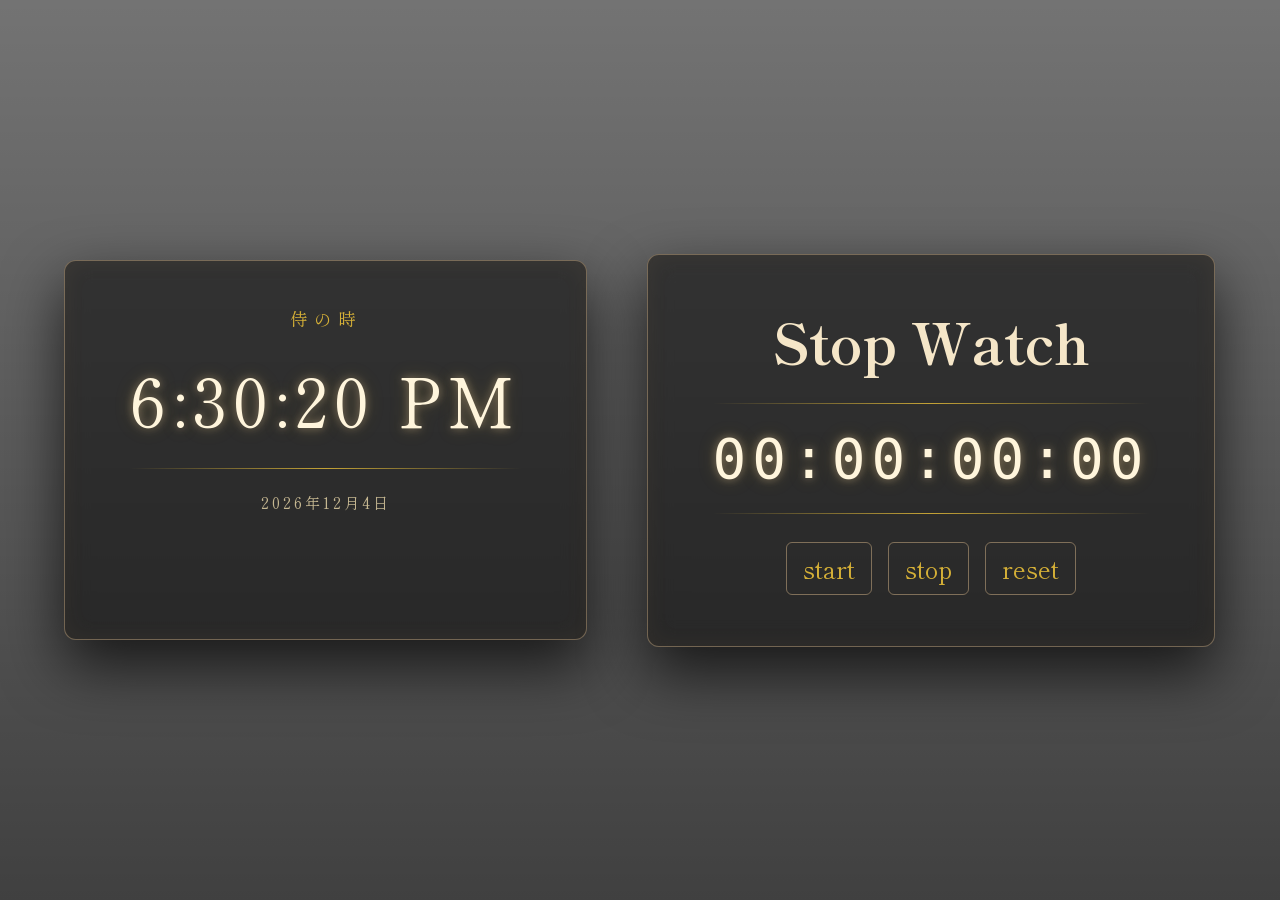
<file: dilip alarm clockl/index.html>
<!DOCTYPE html>
<html lang="en">
<head>
  <meta charset="UTF-8">
  <title>Samurai Clock</title>

  <!-- Japanese-style font -->
  <link href="https://fonts.googleapis.com/css2?family=Shippori+Mincho+B1&display=swap" rel="stylesheet">

  <link rel="stylesheet" href="style.css">
</head>
<body>

  <div class="maincontainer">

    <!-- CLOCK -->
    <div class="clock-container">
      <div class="kanji">侍の時</div>
      <div class="time" id="time">00:00:00</div>
      <div class="divider"></div>
      <div class="date" id="date">---</div>
    </div>

    <!-- STOPWATCH -->
    <div class="stpbody">
      <div id="stpcont">
         <h1 id="H1">Stop Watch</h1>
         <div class="divider"></div>
        <div id="display">00:00:00:00</div>
        <div class="divider"></div>

        <div id="control">
          <button id="start">start</button>
          <button id="stop">stop</button>
          <button id="reset">reset</button>
        </div>
      </div>
    </div>

  </div>

  <script src="script.js"></script>
</body>
</html>
</file>
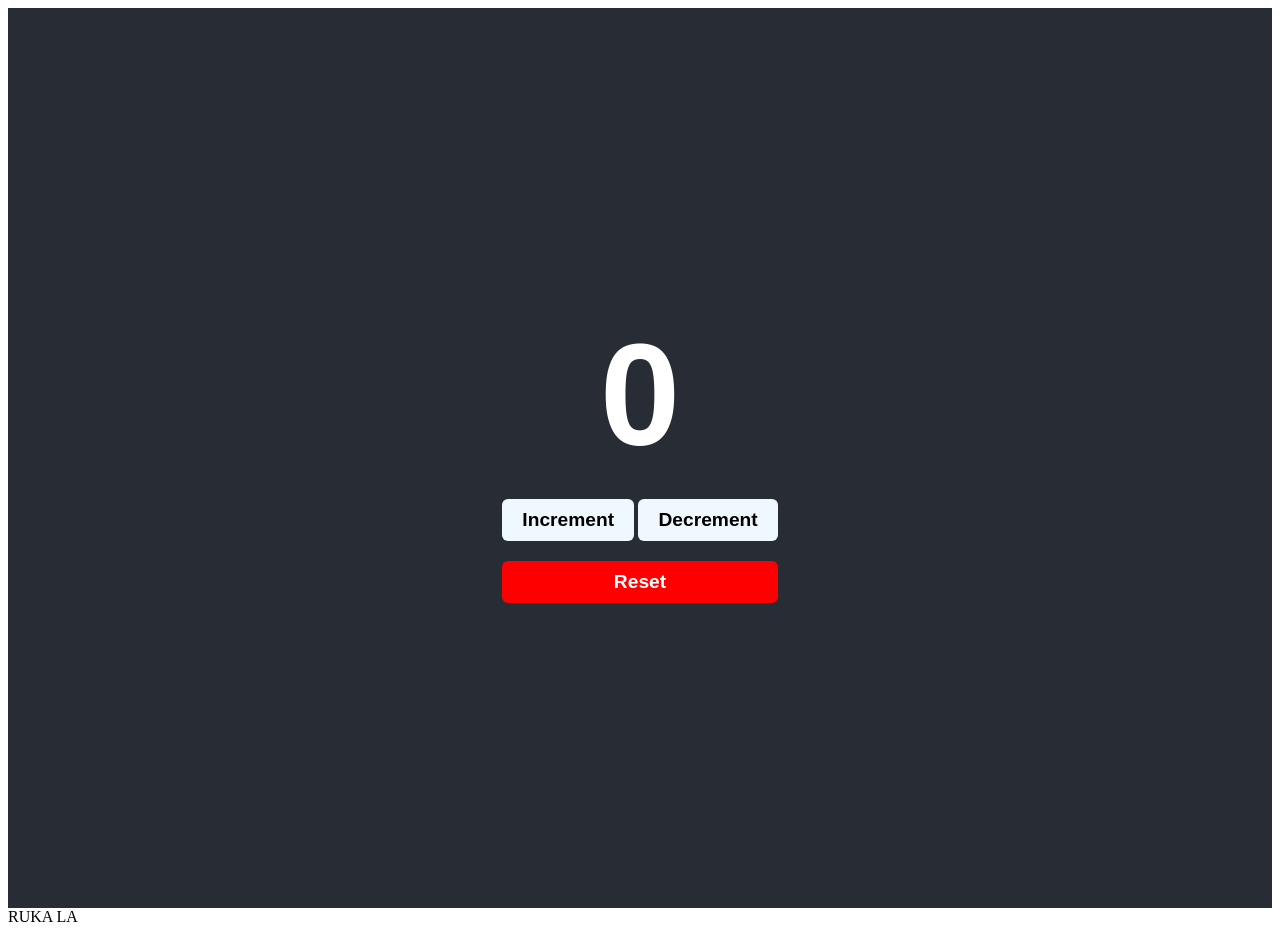
<file: project/index.html>
<!doctype html>
<html lang="en">
  <head>
    <meta charset="UTF-8" />
    <meta name="viewport" content="width=device-width, initial-scale=1.0" />
    <title>Document</title>
    <style>
      main {
        display: flex;
        flex-direction: column;
        align-items: center;
        justify-content: center;
        height: 100vh;
        gap: 20px;
        background-color: #282c34;
        color: white;
        font-family: Arial, sans-serif;
      }
      .value {
        font-size: 9rem;
        font-weight: bold;
      }
      .buttons {
        display: flex;
        gap: 20px;
        align-items: center;
        justify-content: center;
        flex-direction: column;
      }
      button {
        padding: 10px 20px;
        font-size: 1.2rem;
        cursor: pointer;
        background-color: aliceblue;
        border: none;
        border-radius: 6px;
        font-weight: bold;
        transition: background-color 0.3s;
      }
      button:hover {
        background-color: #d4e2e9;
      }
      .Reset {
        background-color: red;
        color: white;
        width: 100%;
      }
      .Reset:hover {
        background-color: darkred;
      }
    </style>
  </head>

  <body>
    <main>
      <div class="value">0</div>
      <div class="buttons">
        <div>
          <button class="Increment">Increment</button>
          <button class="Decrement">Decrement</button>
        </div>
        <button class="Reset">Reset</button>
      </div>
    </main>
    <script>
      // Selecting elements
      const valueEl = document.querySelector(".value");
      const incrementBtn = document.querySelector(".Increment");
      const decrementBtn = document.querySelector(".Decrement");
      const resetBtn = document.querySelector(".Reset");
      let counter = 0;
      // Update display function
      function updateDisplay() {
        valueEl.textContent = counter;
      }
      // Event listeners
      incrementBtn.addEventListener("click", () => {
        counter++;
        updateDisplay();
      });

      decrementBtn.addEventListener("click", () => {
        counter--;
        updateDisplay();
      });

      resetBtn.addEventListener("click", () => {
        counter = 0;
        updateDisplay();
      });
    </script>
  </body>
</html>



RUKA LA
</file>
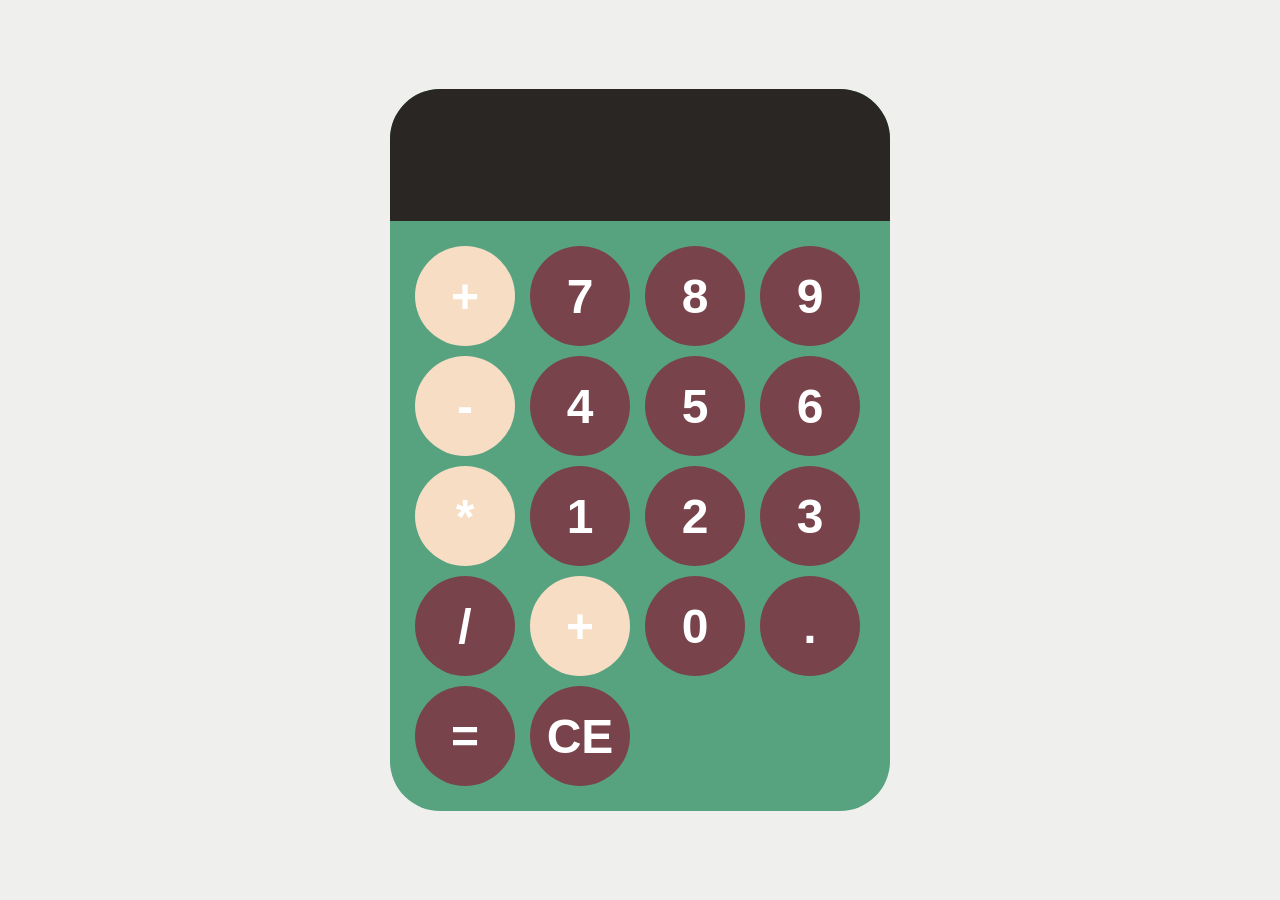
<file: student-project/dilipcalculator/index.html>
<!DOCTYPE html>
<html lang="en">
<head>
    <meta charset="UTF-8">
    <meta name="viewport" content="width=device-width, initial-scale=1.0">
    <title>Document</title>
    <link rel="stylesheet" href="style.css">
</head>
<body>
    <main>
        <div class="body-cal">
            
                <input type="text" readonly id="display">
            
            <div id="button">
                <button onclick="appendToDisplay('+')" class="operator-btn">+</button>
                <button onclick="appendToDisplay('7')">7</button>
                <button onclick="appendToDisplay('8')">8</button>
                <button onclick="appendToDisplay('9')">9</button>
                <button onclick="appendToDisplay('-')" class="operator-btn">-</button>
                <button onclick="appendToDisplay('4')">4</button>
                <button onclick="appendToDisplay('5')">5</button>
                <button onclick="appendToDisplay('6')">6</button>
                <button onclick="appendToDisplay('*')" class="operator-btn">*</button>
                <button onclick="appendToDisplay('1')">1</button>
                <button onclick="appendToDisplay('2')">2</button>
                <button onclick="appendToDisplay('3')">3</button>
                <button onclick="appendToDisplay('/')">/</button>
                <button onclick="appendToDisplay('+')" class="operator-btn">+</button>
                <button onclick="appendToDisplay('0')">0</button>
                <button onclick="appendToDisplay('.')">.</button>
                <button onclick="calculate('=')">=</button>
                <button onclick="clearDisplay()">CE</button>

            </div>

        </div>
    </main>
    <script src="script.js"></script>
</body>
</html>
</file>
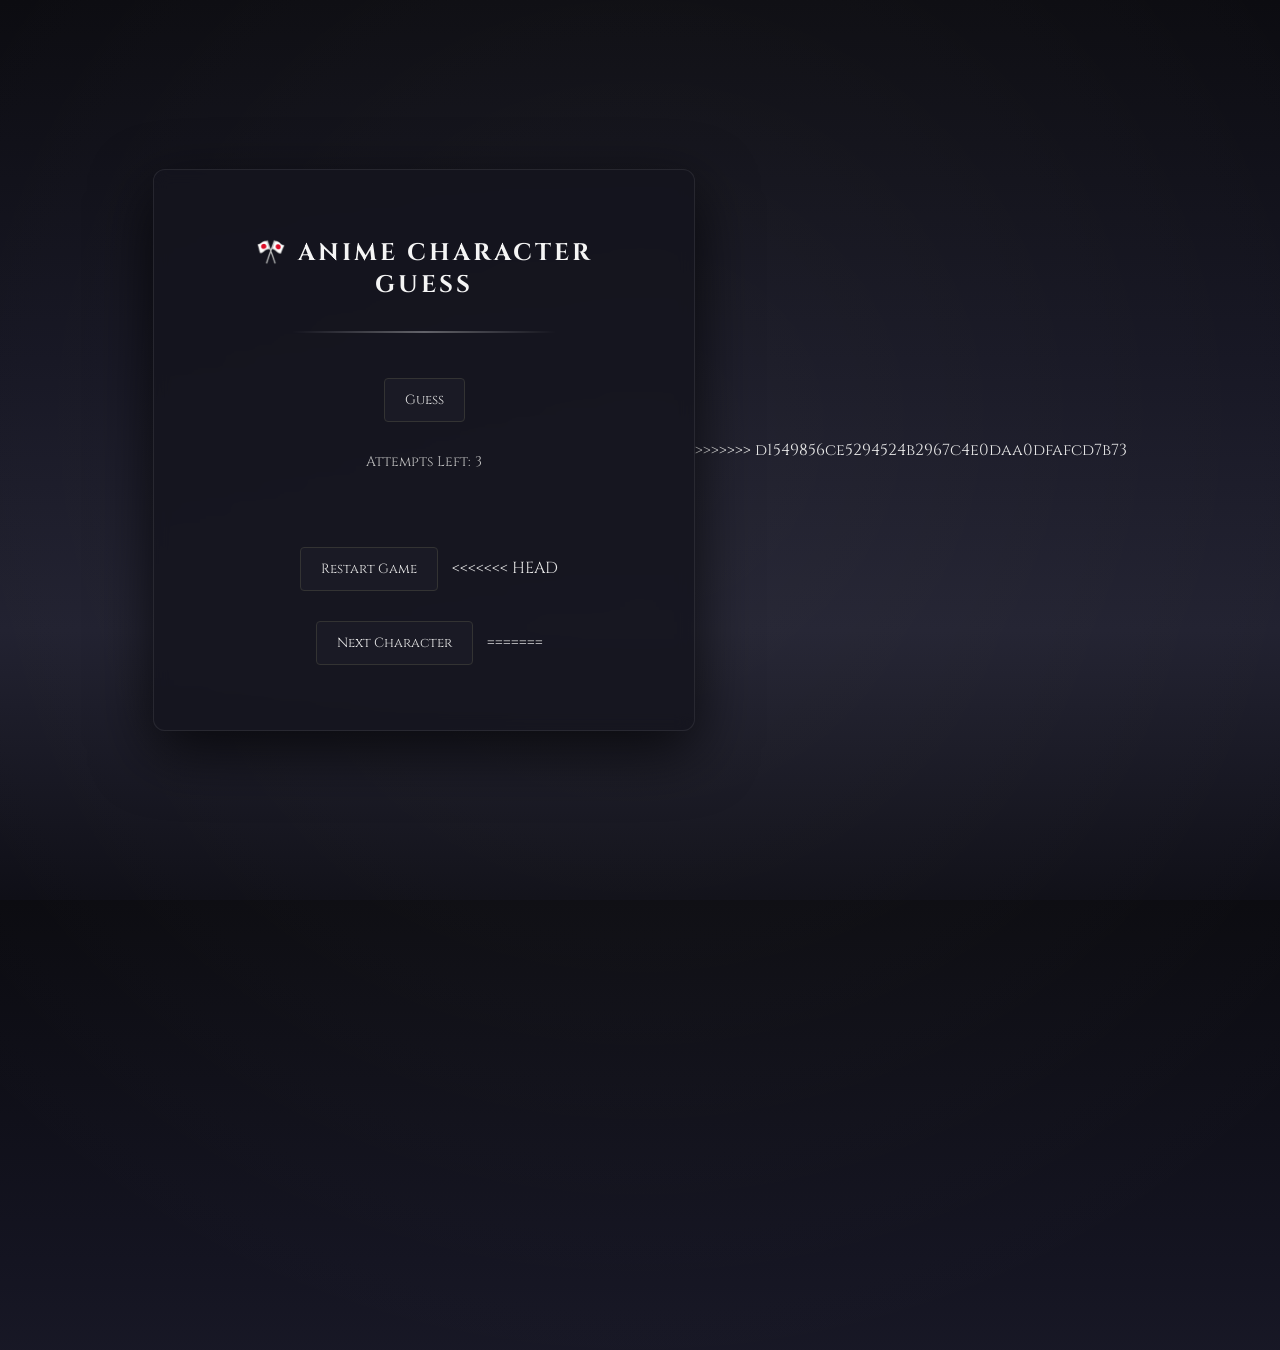
<file: student-project/dilip jarka/anim guesing game/index.html>
<!doctype html>
<html lang="en">
  <head>
    <meta charset="UTF-8" />
    <title>Anime Guess Game</title>
    <link rel="stylesheet" href="style.css" />
  </head>
  <body>
    <div class="overlay">
      <div class="game-box">
        <h1>🎌 Anime Character Guess</h1>

        <div id="wordDisplay" class="word"></div>

        <button id="guessBtn">Guess</button>

        <p class="attempts">Attempts Left: <span id="attemptCount">3</span></p>
        <p id="message"></p>

        <button id="restartBtn" class="restart">Restart Game</button>
<<<<<<< HEAD
        <button id="NextBtn" class="next">Next Character</button>
=======
      </div>
>>>>>>> d1549856ce5294524b2967c4e0daa0dfafcd7b73
    </div>

    <script src="script.js"></script>
  </body>
</html>
</file>
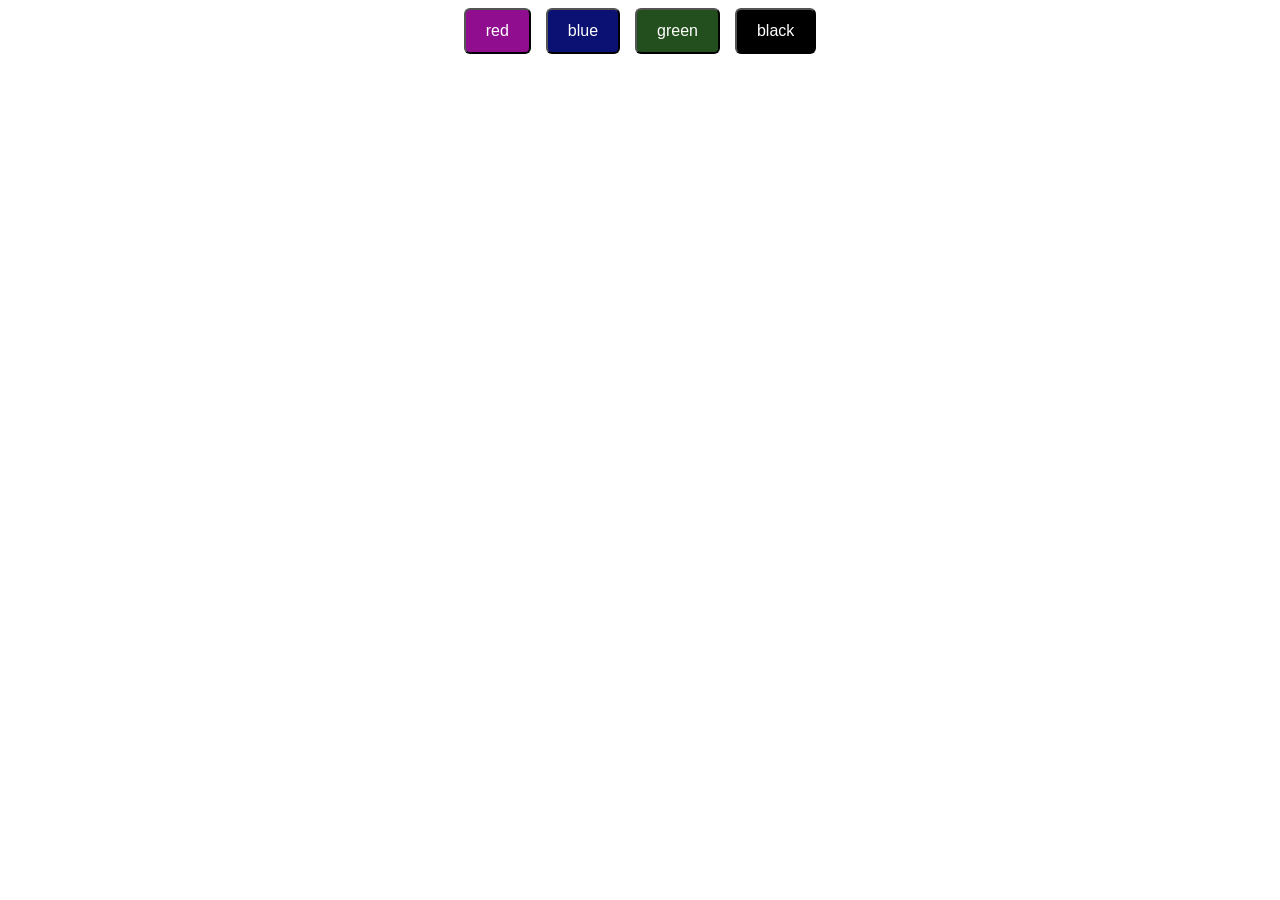
<file: advance/card.html>
<!doctype html>
<html lang="en">
  <head>
    <meta charset="UTF-8" />
    <meta name="viewport" content="width=device-width, initial-scale=1.0" />
    <title>Document</title>
    <style>
      .container {
        display: flex;
        justify-content: center;
        gap: 15px;
        align-items: center;
      }

      button {
        padding: 12px 20px;
        font-size: 16px;
        justify-content: center;
        align-items: center;
        gap: 10px;
        cursor: pointer;
        margin: 0;
        border-radius: 6px;
      }
      .red {
        background-color: #900d90;
        color: white;
      }
      .blue {
        background-color: #0a1172;
        color: white;
      }
      .black {
        background-color: black;
        color: white;
      }
      .green {
        background-color: #234f1e;
        color: white;
      }
    </style>
  </head>

  <body>
    <div class="container">
      <button class="red" bg-color="red">red</button>
      <button class="blue" bg-color="#0a1172">blue</button>
      <button class="green" bg-color="#234f1e">green</button>
      <button class="black" bg-color="black">black</button>
    </div>
    <script>
      let buttons = document.querySelectorAll("button");
      buttons.forEach((button) => {
        button.addEventListener("click", () => {
          let color = button.getAttribute("bg-color");
          document.body.style.backgroundColor = color;
        });
      });
    </script>
  </body>
</html>
</file>
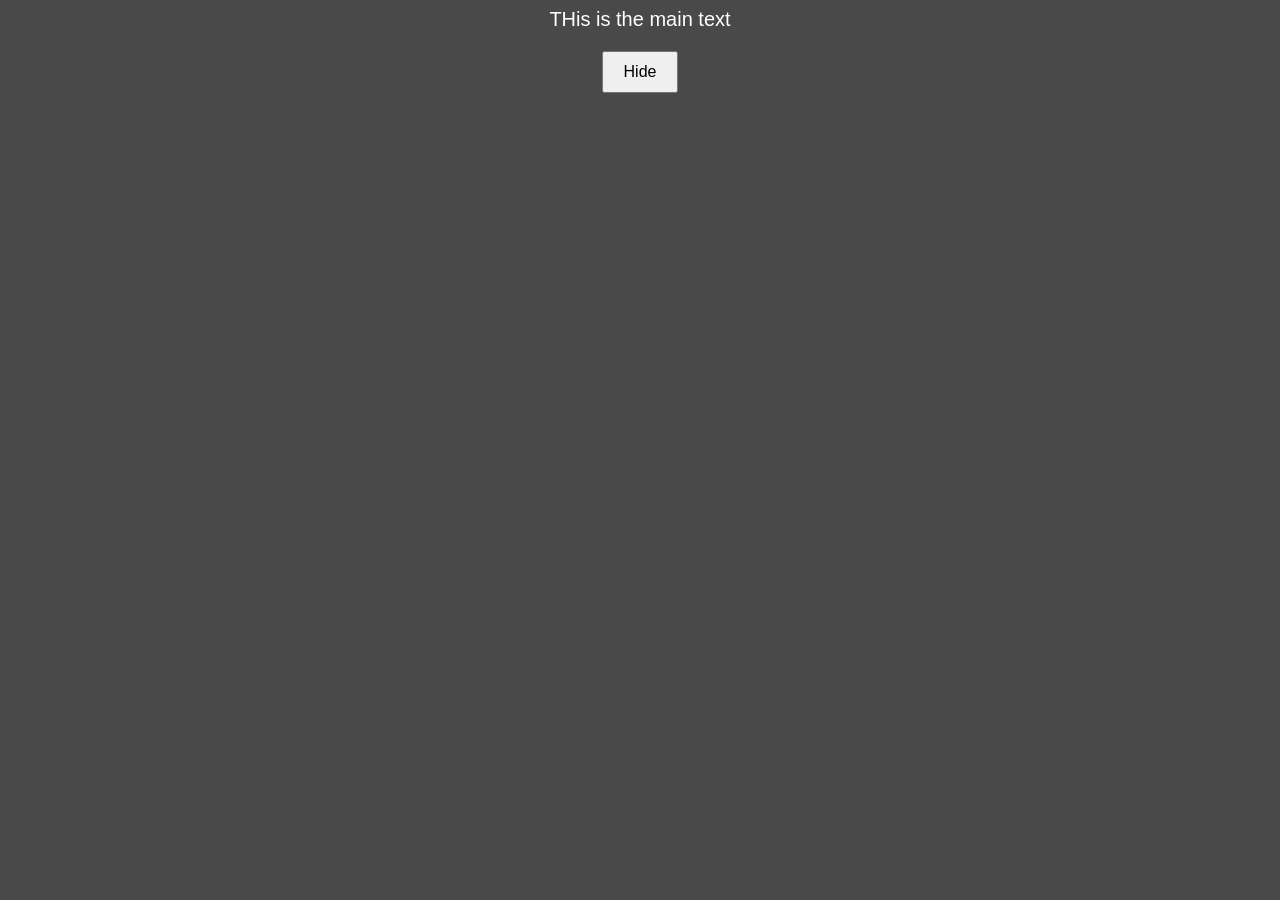
<file: advance/Dom.html>
<!doctype html>
<html lang="en">
  <head>
    <meta charset="UTF-8" />
    <title>DOM Manipulation</title>
    <style>
      .bro {
        display: none;
      }
      body {
        font-family: Arial, sans-serif;
        background-color: #494949;
        color: white;
      }
      .main,
      body {
        display: flex;
        flex-direction: column;
        align-items: center;
        justify-content: center;
      }
      button {
        padding: 10px 20px;
        font-size: 16px;
        margin-top: 20px;
        cursor: pointer;
      }
      .text {
        font-size: 20px;
      }
    </style>
  </head>
  <body>
    <div class="main">
      <div class="text">THis is the main text</div>
      <button>Hide</button>

      
    </div>
  </body>
  <script>
    const buttons = document.querySelector("button");
    const text = document.querySelector(".text");

    buttons.addEventListener("click", () => {
      text.classList.toggle("bro");
      if (text.classList.contains("bro")) {
        buttons.textContent = "show";
      } else {
        buttons.textContent = "hide";
      }
    });
  </script>
</html>
</file>
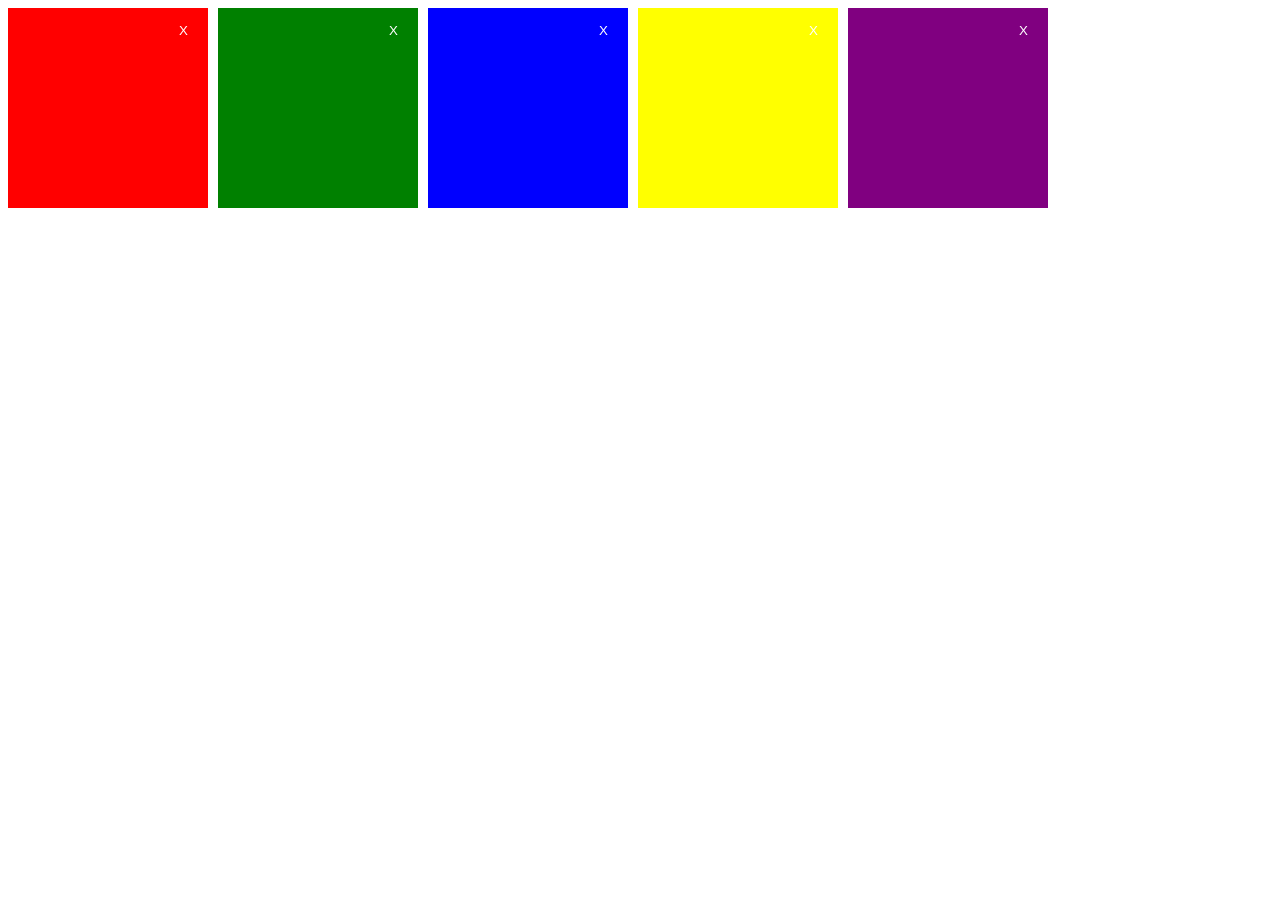
<file: advance/img.html>
<!DOCTYPE html>
<html lang="en">
<head>
    <meta charset="UTF-8">
    <meta name="viewport" content="width=device-width, initial-scale=1.0">
    <title>color</title>
    <style>
        .container4{
            display: flex;
            gap: 10px;
        }
        .container4 div{
            position: relative;
        }
        .button{
            position: absolute;
            top: 10px;
            right: 10px;
            padding: 5px 10px;
            background-color: transparent;
            border: none;
            cursor: pointer;
            color: #fff;
        }
    </style>
</head>
<body>
    <div class="container4">
       
    </div>
</body>
<script>
    const container4 = document.querySelector(".container4");

    const colors = ["red", "green", "blue", "yellow", "purple"];
    colors.forEach(color => {
            const Elemnet= document.createElement("div");
    Elemnet.style.width = "200px";
    Elemnet.style.height = "200px";
    Elemnet.classList.add("color-box");
    const button = document.createElement("button");
    button.textContent = "X";
    button.classList.add("button");
    Elemnet.appendChild(button);
        Elemnet.style.backgroundColor = color;
        container4.appendChild(Elemnet);
    });
container4.addEventListener("click", (e) => {
if(e.target.classList.contains("button")){
    e.target.parentElement.remove();

}})
const buttons = document.querySelector(".button");
buttons.addEventListener("click", (e) => {
    console.log("Button clicked");
},true)
const colorBox = document.querySelector(".color-box");
colorBox.addEventListener("click", (e) => {
    console.log("Color box clicked");
},true)


</script>
</html>
</file>
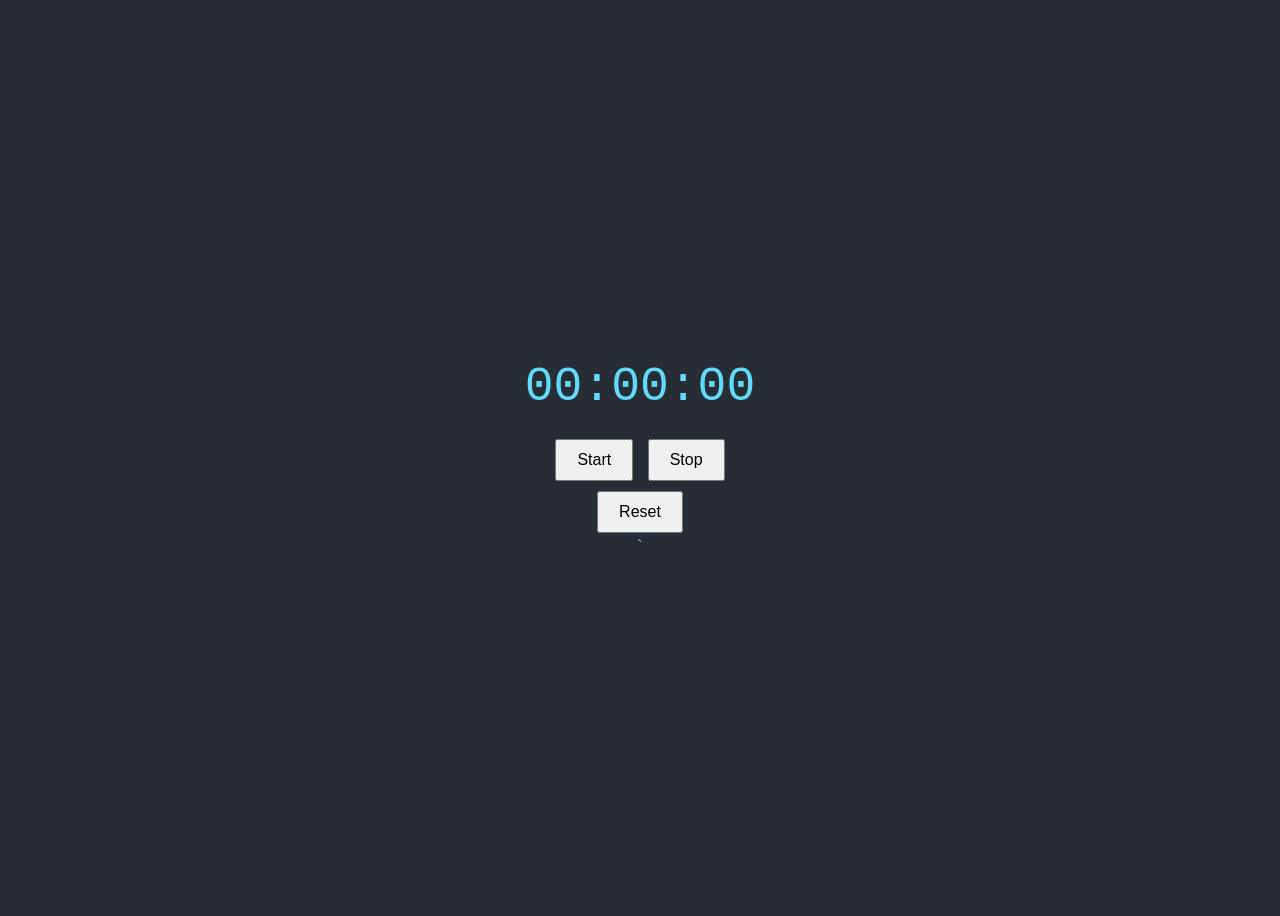
<file: advance/stopwatch.html>
<!DOCTYPE html>
<html lang="en">
<head>
    <meta charset="UTF-8">
    <meta name="viewport" content="width=device-width, initial-scale=1.0">
    <title>Stopwatch</title>
    <style>
        body {
            font-family: Arial, sans-serif;
            background-color: #282c34;
            color: #61dafb;
            display: flex;
            flex-direction: column;
            align-items: center;
            justify-content: center;
            height: 100vh;
        }
        .display {
            font-size: 3em;
            margin-bottom: 20px;
            font-family: 'Courier New', Courier, monospace;
        }
        button {
            padding: 10px 20px;
            font-size: 16px;
            margin: 5px;
            cursor: pointer;
        }
    </style>
</head>
<body>
    <div class="display">00:00:00</div>
    <div>
        <button id="start">Start</button>
        <button id="stop">Stop</button>
    </div>
            <button id="reset">Reset</button>`

</body>
<script>
    // Get references to DOM elements
    const display = document.querySelector('.display');
    const startButton = document.getElementById('start');
    const stopButton = document.getElementById('stop');
    const resetButton = document.getElementById('reset');

    let startTime = 0;
    let timerInterval;
    let running = false;
//     let elapsedTime = 0;// Variable to store elapsed time when stopped

// setInterval(() => {
//         console.log(Date.now())

    
// }, 100); // Update every 100 milliseconds
// startButton.addEventListener('click', () => {
//     if (!running) {
//         running = true;
//         console.log(elapsedTime)
//         startTime = Date.now() - elapsedTime; // Continue from where it left off
//         timerInterval = setInterval(updateDisplay, 100);
//     }
// });
// stopButton.addEventListener('click', () => {
//     if (running) {
//         running = false;
//         clearInterval(timerInterval);
//         elapsedTime = Date.now() - startTime; // Save elapsed time
//     }
// });
// resetButton.addEventListener('click', () => {
//     running = false;
//     clearInterval(timerInterval);
//     startTime = 0;
//     elapsedTime = 0; // Reset elapsed time
//     display.textContent = "00:00:00";
// });

// function updateDisplay() {
//     if (running) {
//         const currentTime = Date.now();
//         const totalElapsedTime = currentTime - startTime;

//         const hours = Math.floor(totalElapsedTime / 3600000);
//         const minutes = Math.floor((totalElapsedTime % 3600000) / 60000);
//         const seconds = Math.floor((totalElapsedTime % 60000) / 1000);

//         display.textContent = `${String(hours)}:${String(minutes)}:${String(seconds)}`;
//     }
// }   

    startButton.addEventListener('click', () => {
        if (!running) {
            running = true;
     timerInterval = setInterval(updateDisplay, 1000);
        }
    });
    stopButton.addEventListener('click', () => {
        if (running) {
            running = false;
            clearInterval(timerInterval);
        }
    });
    resetButton.addEventListener('click', () => {
        running = false;
        clearInterval(timerInterval);
        startTime = 0;
        display.textContent = "00:00:00";
    });

    function updateDisplay() {
        if (running) {
 startTime++
 hours = Math.floor(startTime / 3600);
 minutes = Math.floor((startTime % 3600) / 60);
    seconds = Math.floor((startTime % 60));
 display.textContent = `${String(hours).padStart(2, '0')}:${String(minutes).padStart(2, '0')}:${String(seconds).padStart(2, '0')}`;

        }
    }


</script>
</html>
</file>
<file: dilip alarm clockl/style.css>
* {
  box-sizing: border-box;
}

body {
  margin: 0;
  height: 100vh;

  background:
    linear-gradient(rgba(0, 0, 0, 0.55), rgba(0, 0, 0, 0.75)),
    url("https://img.freepik.com/premium-photo/stunning-portrait-samurai_1073926-201.jpg?w=2000")
    center / cover no-repeat;

  display: flex;
  justify-content: center;
  align-items: center;

  font-family: 'Shippori Mincho B1', serif;
  color: #f5e6c8;
}

/* MAIN LAYOUT */
.maincontainer {
  display: flex;
  gap: 60px;
  align-items: center;
}

/* CLOCK CARD */
.clock-container {
  display: flex;
  flex-direction: column;
  min-width: 380px;
  min-height: 380px;
  padding: 45px 65px;

  background: rgba(10, 10, 10, 0.55);
  backdrop-filter: blur(12px);

  border: 1px solid rgba(255, 215, 160, 0.35);
  border-radius: 12px;

  box-shadow:
    0 25px 60px rgba(0, 0, 0, 0.7),
    inset 0 0 25px rgba(255, 200, 120, 0.05);

  text-align: center;
}

.kanji {
  font-size: 1.1rem;
  letter-spacing: 6px;
  color: #d4af37;
  margin-bottom: 18px;
}

.time {
  font-size: 4.2rem;
  letter-spacing: 6px;
  color: #fff5dc;

  text-shadow:
    0 0 8px rgba(255, 220, 170, 0.4),
    0 0 18px rgba(212, 175, 55, 0.25);
}

.divider {
  width: 100%;
  height: 1px;
  margin: 22px 0;

  background: linear-gradient(
    to right,
    transparent,
    rgba(212, 175, 55, 0.9),
    transparent
  );
}

.date {
  font-size: 0.95rem;
  letter-spacing: 3px;
  color: #e0cfa3;
  opacity: 0.85;
}

/* STOPWATCH SECTION */
.stpbody {
  display: flex;
  flex-direction: column;
  align-items: center;
  gap: 20px;
}

#H1 {
  font-size: 3.5rem;
  margin: 0;
}

/* STOPWATCH CARD */
#stpcont {
  min-width: 380px;
  min-height: 380px;
  padding: 45px 65px;

  background: rgba(10, 10, 10, 0.55);
  backdrop-filter: blur(12px);

  border: 1px solid rgba(255, 215, 160, 0.35);
  border-radius: 12px;

  box-shadow:
    0 25px 60px rgba(0, 0, 0, 0.7),
    inset 0 0 25px rgba(255, 200, 120, 0.05);

  text-align: center;
}

#display {
  font-size: 3.5rem;
  letter-spacing: 6px;
  font-family: monospace;

  color: #fff5dc;

  text-shadow:
    0 0 8px rgba(255, 220, 170, 0.4),
    0 0 18px rgba(212, 175, 55, 0.25);
}

#control button {
  background: transparent;
  color: #d4af37;
  border: 1px solid rgba(255, 215, 160, 0.4);
  padding: 8px 16px;
  margin: 6px;
  font-family: inherit;
  cursor: pointer;
  border-radius: 6px;
}
#control button {
  font-size: 1.5rem;
  justify-content: center;
  align-items: center;
}
#control button:hover {
  background: rgba(212, 175, 55, 0.15);
}
</file>
<file: student-project/dilipcalculator/style.css>
body {
    margin: 0;
    display: flex;
    justify-content: center;
    align-items: center;
    min-height: 100vh;
    background-color:#efefed;
}

.body-cal {
    font-family: 'Lucida Sans', 'Lucida Sans Regular', 'Lucida Grande', 'Lucida Sans Unicode', Geneva, Verdana, sans-serif;
    background-color: #57a380;
    border-radius: 50px;
    max-width: 500px;
    overflow: hidden;

}

#display{
    width: 100%;
    padding: 20px;
    font-size: 5rem;
    text-align: left;
    border: none;
     background-color: #2a2623;
     color: white;
}

#button{
    display: grid;
    grid-template-columns: repeat(4, 1fr);
    gap: 10px;
    padding: 25px;
}
button{
    width: 100px;
    height: 100px;
    border-radius: 50px;
    border: none;
    background-color: #79434c;
    color: white;
    font-size: 3rem;
    font-weight: bold;
    cursor: pointer; 

}

button:hover{
    background-color: #db556b;
}
button:active {
    background-color: #b3364b;
}

.operator-btn {
    background-color: #f7ddc4;
} 
.operator-btn:hover {
    background-color: #e5bc95;
}
.operator-btn:active {
    background-color: #e9ab71;
}
</file>
<file: student-project/dilip jarka/anim guesing game/style.css>
/* 1. Import Elegant Anime Font */
@import url("https://fonts.googleapis.com/css2?family=Cinzel:wght@400;700&display=swap");

/* 2. Cinematic Background      */
body {
  margin: 0;
  height: 100vh;
  font-family: "Cinzel", serif;
  background: linear-gradient(
    to bottom,
    #0a0a0f 0%,
    #141421 40%,
    #1f1f2e 70%,
    #0d0d15 100%
  );
  overflow: hidden;
  display: flex;
  justify-content: center;
  align-items: center;
  color: #e6e6e6;
}

/* Subtle moving light effect */
body::before {
  content: "";
  position: absolute;
  width: 200%;
  height: 200%;
  background: radial-gradient(
    circle at 50% 50%,
    rgba(255, 255, 255, 0.05),
    transparent 60%
  );
  animation: slowMove 20s linear infinite;
}

@keyframes slowMove {
  from {
    transform: translate(-25%, -25%) rotate(0deg);
  }
  to {
    transform: translate(-25%, -25%) rotate(360deg);
  }
}

/* 3. Overlay Container         */
.overlay {
  width: 100%;
  height: 100%;
  display: flex;
  justify-content: center;
  align-items: center;
}

/* 4. Game Box (Anime Card)     */

.game-box {
  position: relative;
  background: rgba(20, 20, 30, 0.85);
  padding: 50px;
  width: 440px;
  border-radius: 12px;
  backdrop-filter: blur(8px);
  border: 1px solid rgba(255, 255, 255, 0.08);
  box-shadow: 0 20px 60px rgba(0, 0, 0, 0.7);
  text-align: center;
  animation: fadeIn 1.5s ease forwards;
  opacity: 0;
}

@keyframes fadeIn {
  to {
    opacity: 1;
  }
}

/* 5. Title Styling             */
h1 {
  font-size: 24px;
  letter-spacing: 3px;
  margin-bottom: 25px;
  color: #f5f5f5;
  text-transform: uppercase;
}

/* 6. Word Display              */
.word {
  font-size: 34px;
  letter-spacing: 15px;
  margin: 30px 0;
  font-weight: bold;
  color: #ffffff;
  position: relative;
}

.word div {
  display: flex;
  justify-content: center;
  align-items: center;
  gap: 10px;
}

.letter {
  display: inline-block;
  min-width: 30px;
  text-align: center;
}

.letterInput {
  padding: 8px;
  width: 30px !important;
  font-size: 24px;
  text-align: center;
  border-radius: 4px;
  border: 2px solid #555;
  background: #1a1a25;
  color: #fff;
  outline: none;
  transition: 0.3s ease;
  text-transform: lowercase;
  font-family: "Cinzel", serif;
  font-weight: bold;
}

.letterInput:focus {
  border-color: #ffffff;
  background: #252535;
  box-shadow: 0 0 10px rgba(255, 255, 255, 0.2);
}

/* Subtle glowing underline */
.word::after {
  content: "";
  display: block;
  width: 60%;
  height: 2px;
  margin: 10px auto 0;
  background: linear-gradient(to right, transparent, #ffffff55, transparent);
}

/* 7. Input Field               */
input {
  padding: 12px;
  width: 70px;
  font-size: 20px;
  text-align: center;
  border-radius: 4px;
  border: 1px solid #444;
  background: #111;
  color: #fff;
  outline: none;
  transition: 0.3s ease;
}

input:focus {
  border-color: #ffffff;
  background: #1c1c28;
}

/* 8. Buttons                   */
button {
  padding: 12px 20px;
  margin: 15px 10px;
  border-radius: 4px;
  border: 1px solid #333;
  background: #1a1a25;
  color: #e6e6e6;
  cursor: pointer;
  font-family: "Cinzel", serif;
  transition: all 0.3s ease;
}

button:hover {
  background: #29293d;
  border-color: #777;
}

/* Guess button stronger effect */
#guessBtn:hover {
  box-shadow: 0 0 15px rgba(255, 255, 255, 0.15);
}

/* 9. Attempts Text             */
.attempts {
  font-size: 14px;
  margin-top: 15px;
  color: #bfbfbf;
}

/* 10. Message Area             */

#message {
  margin-top: 20px;
  min-height: 25px;
  font-size: 16px;
  letter-spacing: 1px;
}
</file>
